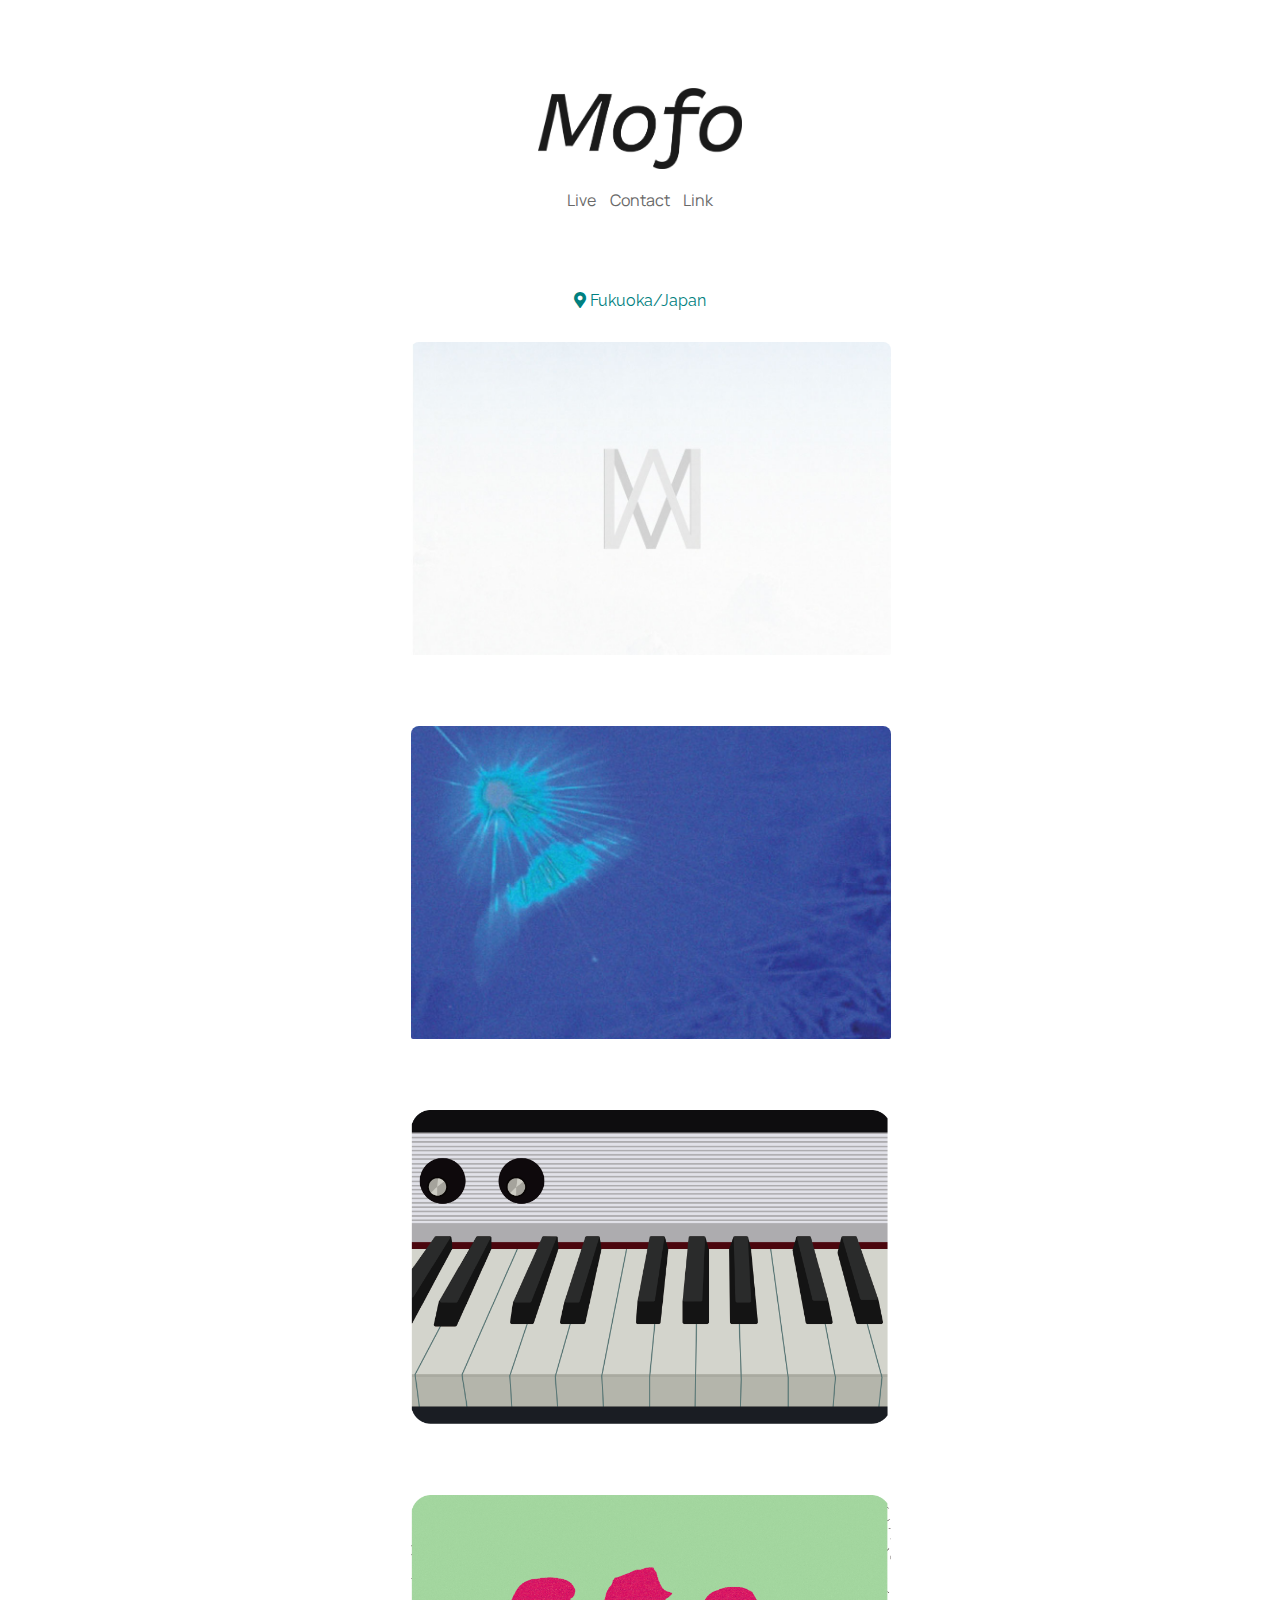
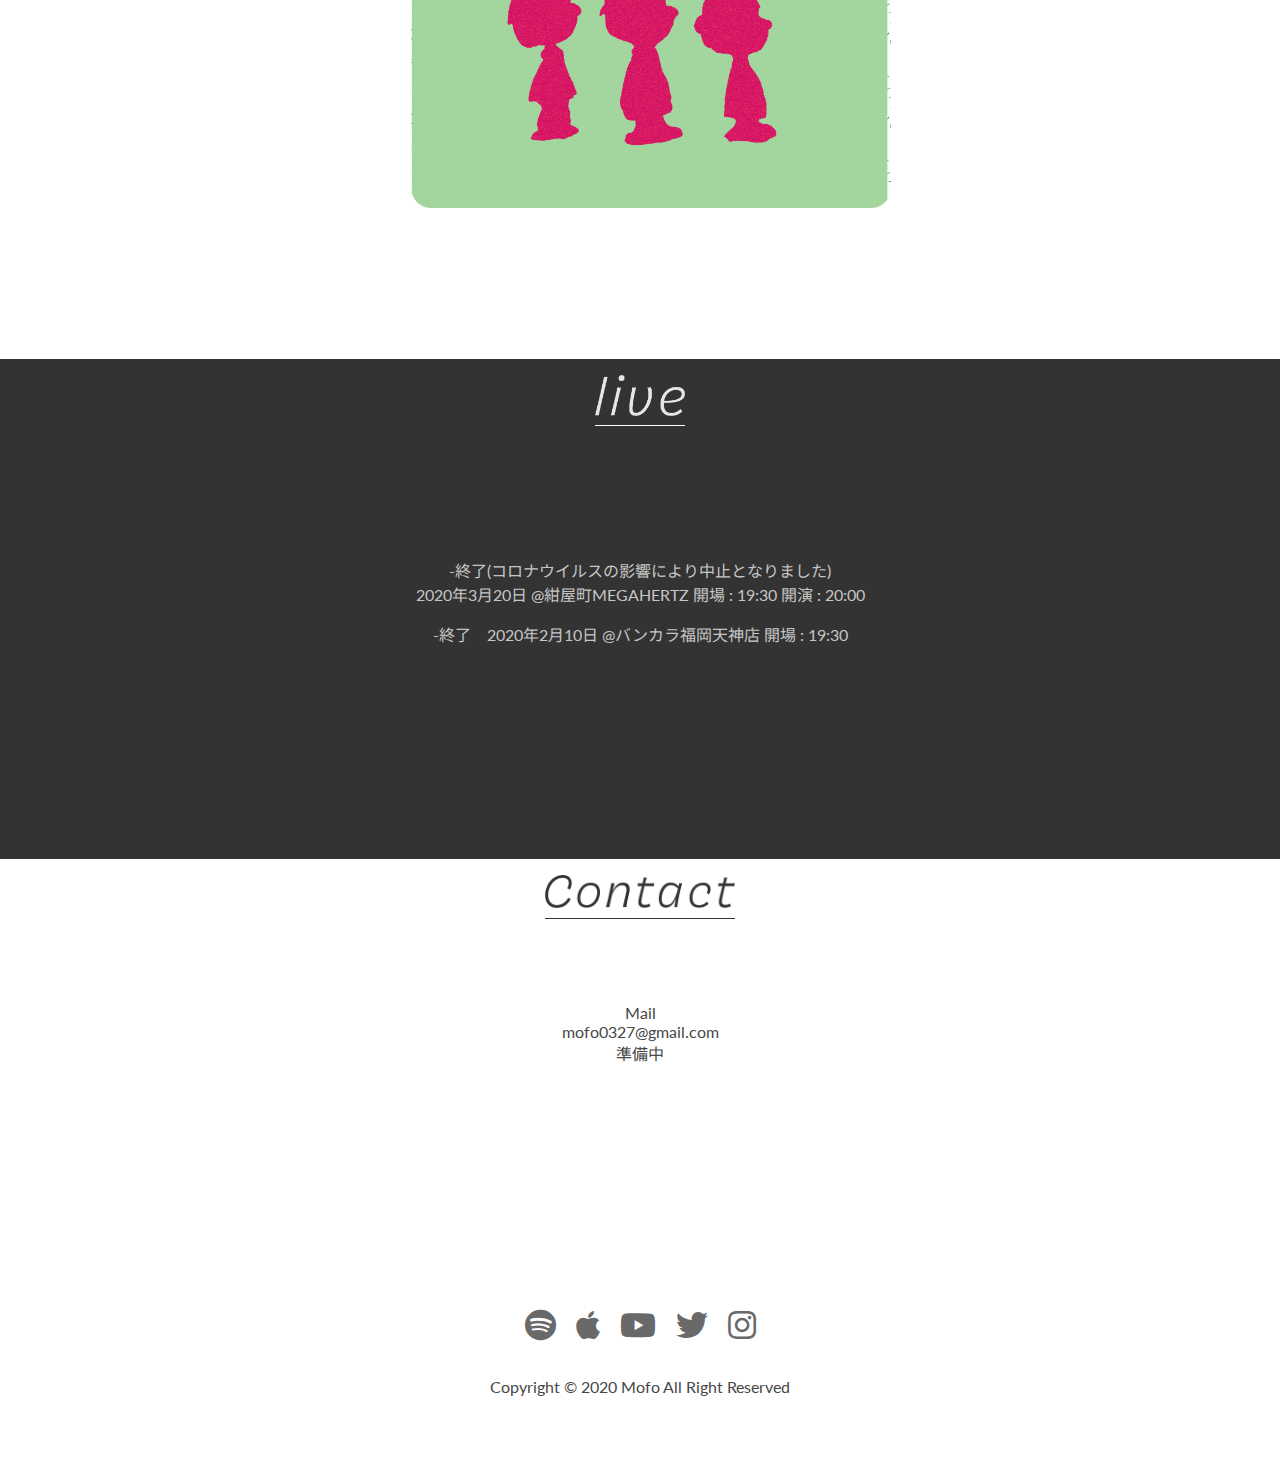
<file: index.html>
<!DOCTYPE html>
<html lang=ja dir="ltr">
  <head>
    <meta charset="utf-8">
    <title>Mofo</title>
    <link rel="stylesheet" href="style.css">
    <meta name="viewport" content="width=device-width">
    <link rel="shortcut icon" href="favicon.ico">
    <script type="text/javascript" src="script.js"></script>
    <link href="https://use.fontawesome.com/releases/v5.6.1/css/all.css" rel="stylesheet">
    <link href='https://fonts.googleapis.com/css?family=Lato' rel='stylesheet'>
    <link href="https://fonts.googleapis.com/css2?family=Raleway:wght@200&display=swap" rel="stylesheet">
    <link href="https://fonts.googleapis.com/css?family=Lato:400,700|Noto+Sans+JP:400,700" rel="stylesheet">
    <link href="https://fonts.googleapis.com/css2?family=Manrope:wght@300&display=swap" rel="stylesheet">
    <script src="https://ajax.googleapis.com/ajax/libs/jquery/3.4.1/jquery.min.js"></script>
  <body>
    <header>
      <div id=top>
        <a href="index.html"><img id="logo"src="logo.png" alt="logo"></a>
      </div>
      <div class="nav">
      <li><a href="#live">Live</a></li>
      <li><a href="#cont">Contact</a></li>
      <li><a href="#sns">Link</a></li>
      </div>
      </header>
      <main>
        <p id="from"><i class="fas fa-map-marker-alt "></i> Fukuoka/Japan</p>
        <section id="galla">
          <article>
            <img src="5.jpg" alt="" class="point" onclick="pen5()">
          </article>
          <article>
            <img src="6.jpg" alt="" class="point" onclick="pen4()">
          </article>
          <article >
            <img src="1.png" alt="" class="point" onclick="pen()">
          </article>

          <article>
            <img src="2.png" alt="" class="point" onclick="pen2()">
          </article>




        </section>

      </main>

      <div class="livesec" id="live">
        <img src="index2.png" class="mokuzi2">
        <div class="day">
        <ul>-終了(コロナウイルスの影響により中止となりました)　<br>2020年3月20日
           @紺屋町MEGAHERTZ
           開場 : 19:30
           開演 : 20:00
        </ul>
<ul>-終了　2020年2月10日
@バンカラ福岡天神店
開場 : 19:30
</ul>
</div>
      </div>

      <div class="consec" id="cont">
        <img src="index3.png" alt="" class="mokuzi">

       <div id="mailbox">
        <p id="mail">Mail</p>
       <p id="mailp">mofo0327@gmail.com</p>
       <p>準備中</p>
      </div>
      </div>
<div id="mask"  onclick="pen3()">
</div>

<section id="modal">
  <div class="movie-wrap">
<iframe width="560" height="315" src="https://www.youtube.com/embed/v7TAWHKYTYA" frameborder="0" allow="accelerometer; autoplay; encrypted-media; gyroscope; picture-in-picture" allowfullscreen></iframe>
  </div>
</section>
<section id="modatea">
  <div class="movie-wrap">
<iframe width="560" height="315" src="https://www.youtube.com/embed/rfdL3I8ORrA" frameborder="0" allow="accelerometer; autoplay; encrypted-media; gyroscope; picture-in-picture" allowfullscreen></iframe></div>
</section>
<section id="modal3">
  <div class="movie-wrap">
<iframe width="560" height="315" src="https://www.youtube.com/embed/Xu3Z0qPWQ20" frameborder="0" allow="accelerometer; autoplay; clipboard-write; encrypted-media; gyroscope; picture-in-picture" allowfullscreen></iframe>
</section>
<section id="modal4">
  <div class="movie-wrap">
<iframe width="560" height="315" src="https://www.youtube.com/embed/wn8bO-BDFP4" frameborder="0" allow="accelerometer; autoplay; clipboard-write; encrypted-media; gyroscope; picture-in-picture" allowfullscreen></iframe>
  </div>
</section>

  </body>

  <footer>
    <div id="sns">
    <a href="https://open.spotify.com/album/69daI64fYAT6R41YYVu0aE?si=8C8urKzXTZmLoqhepfMcDA"><i class="fab fa-spotify fa-2x"></i></a>
    <a href="https://music.apple.com/jp/album/turn-on-tune-in-single/1497476949"><i class="fab fa-apple fa-2x"></i></a>
    <a href="https://www.youtube.com/channel/UCxTqykWVNZ-_SduU85az5mg"><i class="fab fa-youtube fa-2x"></i></a>
    <a href="https://twitter.com/mofo_tw"><i class="fab fa-twitter fa-2x"></i></a>
    <a href="index.html"><i class="fab fa-instagram fa-2x"></i></a>
   </div>

   <a href="#top" id="bot"><i class="fas fa-chevron-circle-up fa-2x" ></i></a>
    <script>
   $(function () {
       var topBtn = $('#bot');
       topBtn.hide();
       //スクロールが500に達したらボタン表示
       $(window).scroll(function () {
           if ($(this).scrollTop() > 300) {
               topBtn.fadeIn();
           } else {
               topBtn.fadeOut();
           }
       });
       //スルスルっとスクロールでトップへもどる
       topBtn.click(function () {
           $('body,html').animate({
               scrollTop: 0
           }, 500);
           return false;
       });
   });
       </script>
   <br><br>
   <p>Copyright © 2020 Mofo All Right Reserved</p>
  </footer>

</html>
</file>
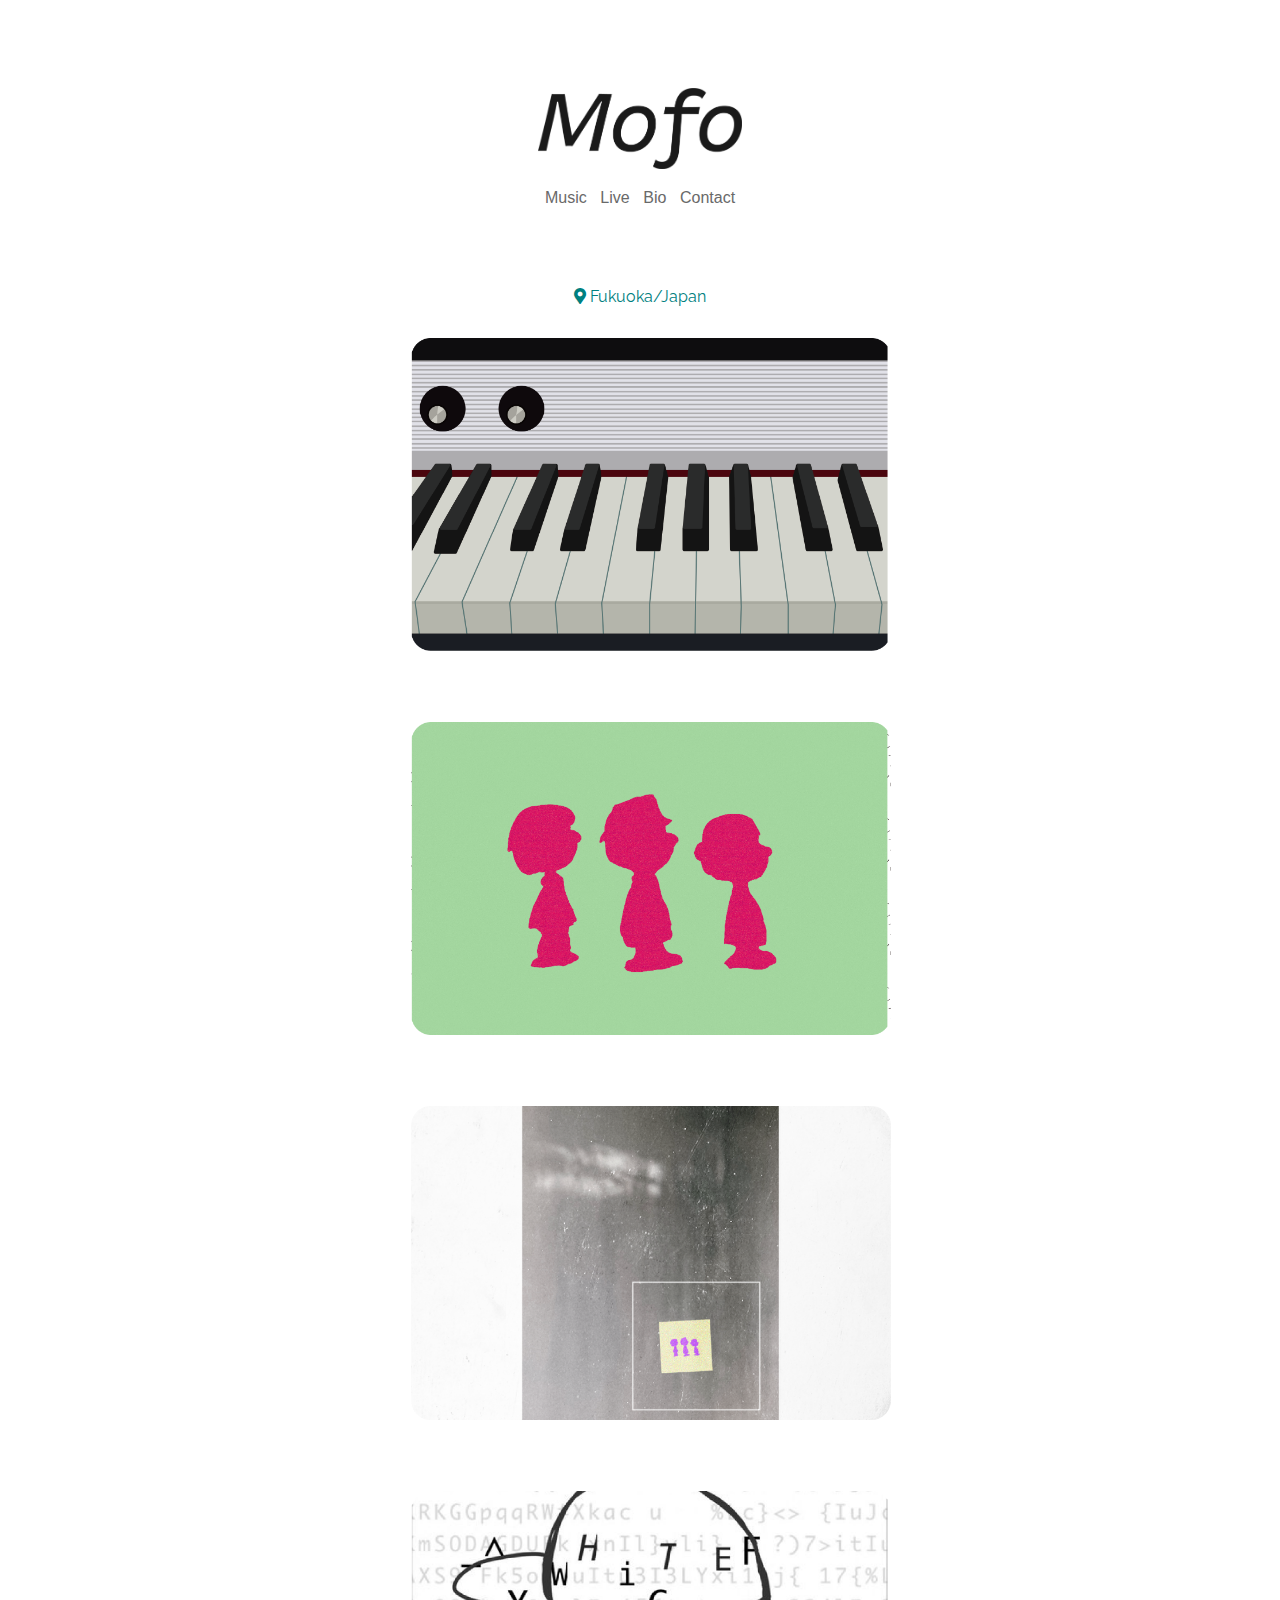
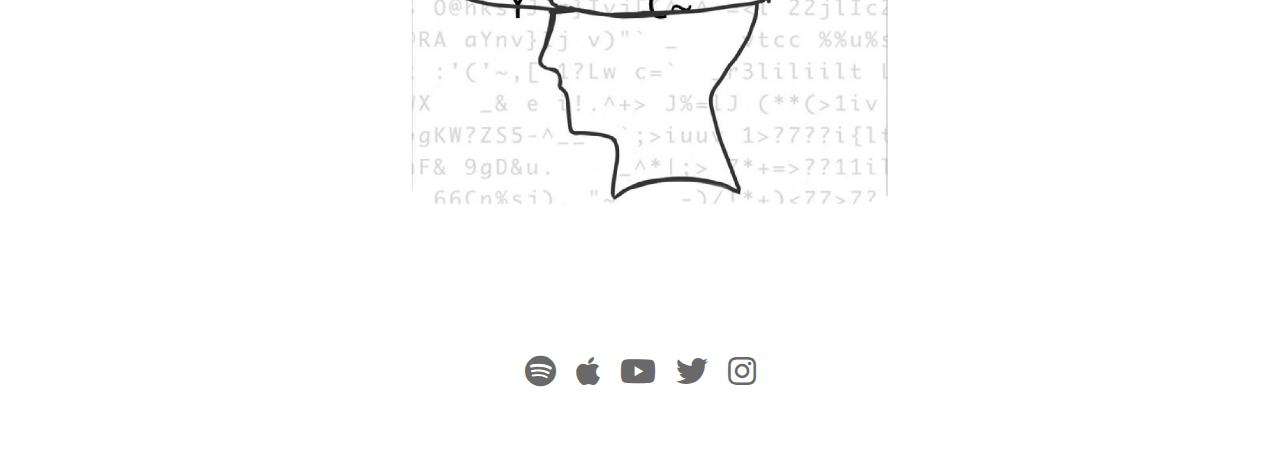
<file: bio.html>
<!DOCTYPE html>
<html lang=ja dir="ltr">
  <head>
    <meta charset="utf-8">
    <title>Mofo</title>
    <link rel="stylesheet" href="style.css">
    <meta name="viewport" content="width=device-width">
    <link rel="shortcut icon" href="favicon.ico">
    <link href="https://use.fontawesome.com/releases/v5.6.1/css/all.css" rel="stylesheet">
    <link href='https://fonts.googleapis.com/css?family=Lato' rel='stylesheet'>
    <link href="https://fonts.googleapis.com/css2?family=Raleway:wght@200&display=swap" rel="stylesheet">
  </head>

  <body>
    <header>
      <div>
        <a href="index.html"><img id="logo"src="logo.png" alt="logo"></a>
      </div>
      <div class="nav">
      <li><a href="music.html">Music</a></li>
      <li><a href="live.html">Live</a></li>
      <li><a href="bio.html">Bio</a></li>
      <li><a href="contact.html">Contact</a></li>
      </div>
      </header>

      <main>
        <p id="from"><i class="fas fa-map-marker-alt "></i> Fukuoka/Japan</p>
        <section id="galla">
          <article>
            <img src="1.png" alt="">
          </article>

          <article>
            <img src="2.png" alt="">
          </article>

          <article>
            <img src="3.png" alt="">
          </article>

          <article>
            <img src="4.png" alt="">
          </article>
        </section>

      </main>

  </body>

  <footer>
    <div id="sns">
    <a href="https://open.spotify.com/album/69daI64fYAT6R41YYVu0aE?si=8C8urKzXTZmLoqhepfMcDA"><i class="fab fa-spotify fa-2x"></i></a>
    <a href="https://music.apple.com/jp/album/turn-on-tune-in-single/1497476949"><i class="fab fa-apple fa-2x"></i></a>
    <a href="https://www.youtube.com/channel/UCxTqykWVNZ-_SduU85az5mg"><i class="fab fa-youtube fa-2x"></i></a>
    <a href="https://twitter.com/mofo_tw"><i class="fab fa-twitter fa-2x"></i></a>
    <a href="index.html"><i class="fab fa-instagram fa-2x"></i></a>
   </div>
  </footer>

</html>
</file>
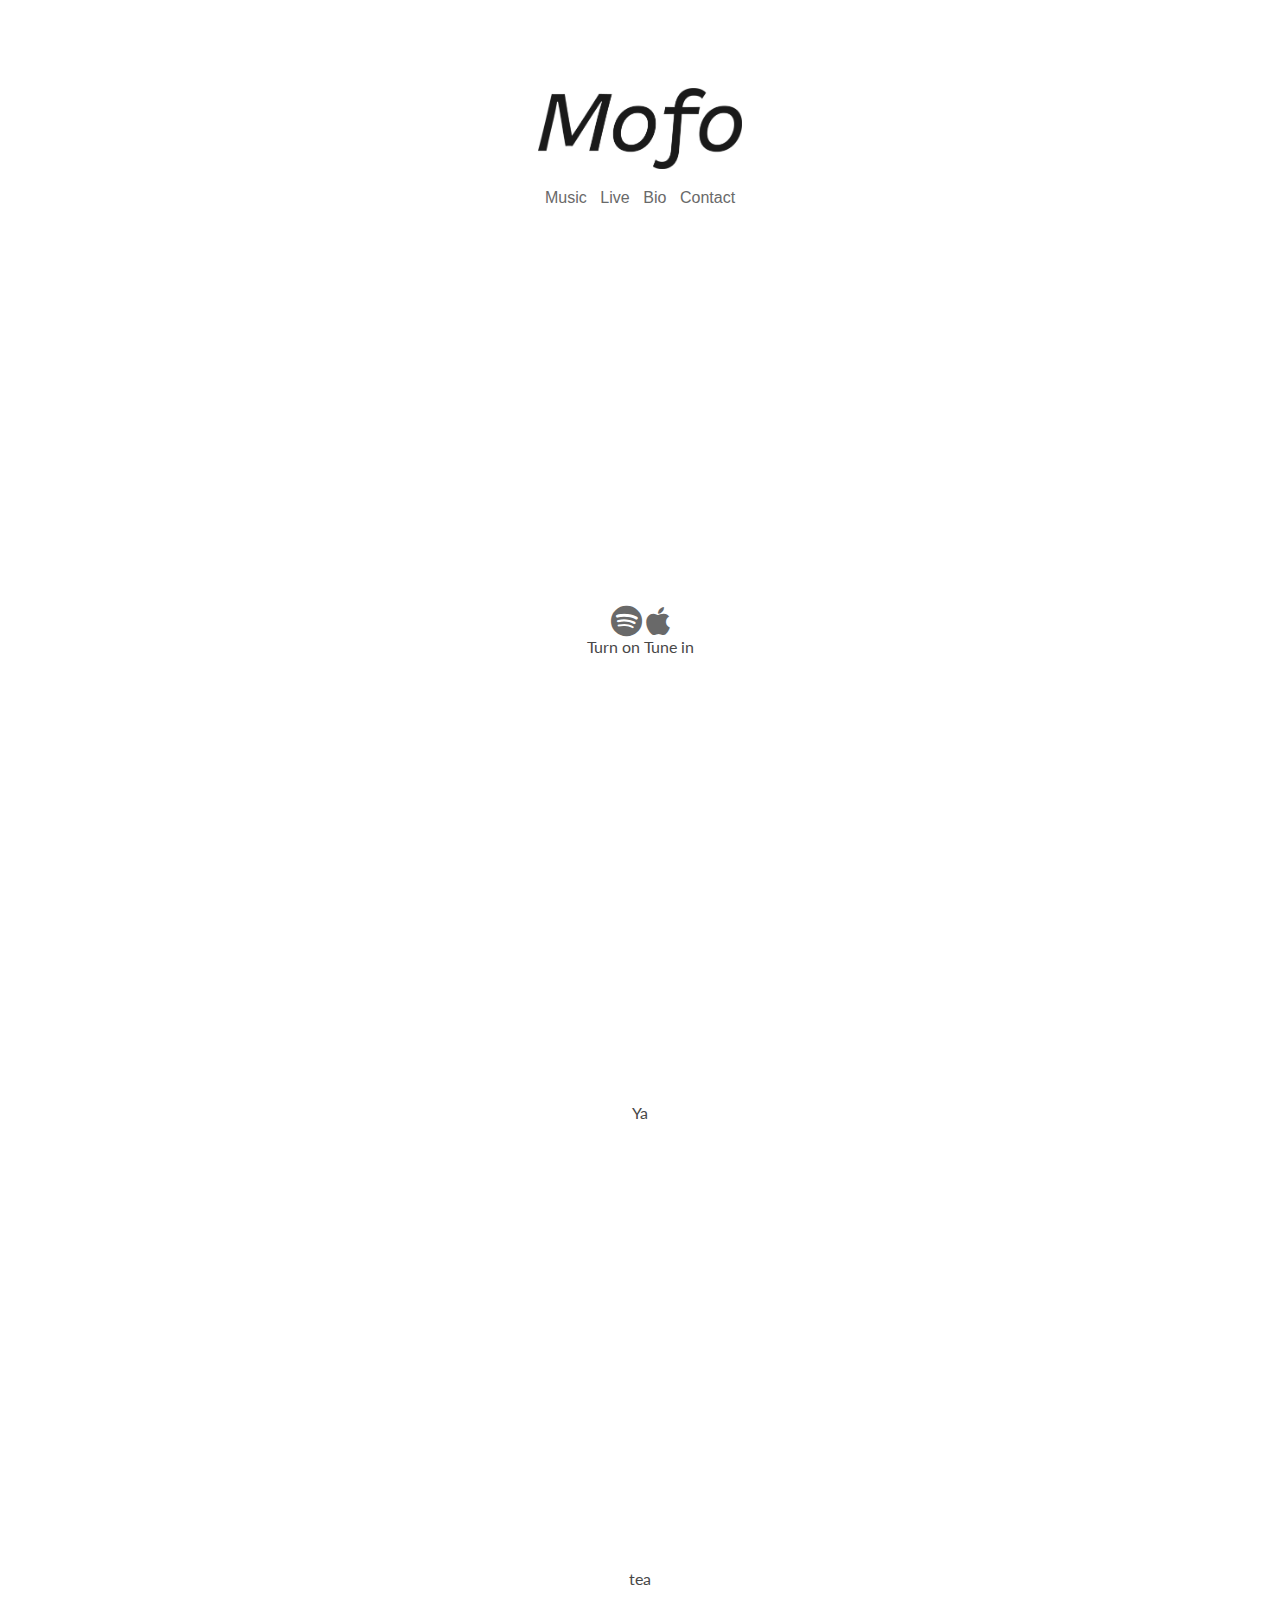
<file: music.html>
<!DOCTYPE html>
<html lang=ja dir="ltr">
  <head>
    <meta charset="utf-8">
    <title>Mofo</title>
    <link rel="stylesheet" href="style.css">
    <meta name="viewport" content="width=device-width">
    <link rel="shortcut icon" href="favicon.ico">
    <link href="https://use.fontawesome.com/releases/v5.6.1/css/all.css" rel="stylesheet">
    <link href='https://fonts.googleapis.com/css?family=Lato' rel='stylesheet'>
    <link href="https://fonts.googleapis.com/css2?family=Raleway:wght@200&display=swap" rel="stylesheet">
  </head>

  <body>
    <header>
      <div>
        <a href="index.html"><img id="logo"src="logo.png" alt="logo"></a>
      </div>
      <div class="nav">
      <li><a href="music.html">Music</a></li>
      <li><a href="live.html">Live</a></li>
      <li><a href="bio.html">Bio</a></li>
      <li><a href="contact.html">Contact</a></li>
      </div>
      </header>

      <main>
        <div class="movie">
          <p><iframe width="500" height="315" src="https://www.youtube.com/embed/v7TAWHKYTYA" frameborder="0" allow="accelerometer; autoplay; encrypted-media; gyroscope; picture-in-picture" allowfullscreen></iframe></p>

          <a href="https://open.spotify.com/album/69daI64fYAT6R41YYVu0aE?si=8C8urKzXTZmLoqhepfMcDA"><i class="fab fa-spotify fa-2x"></i></a>
          <a href="https://music.apple.com/jp/album/turn-on-tune-in-single/1497476949"><i class="fab fa-apple fa-2x"></i></a>
          <p>Turn on Tune in <br></p>
        </div>

       <div class="movie">
        <iframe width="500" height="315" src="https://www.youtube.com/embed/MZQm7CPclZc" frameborder="0" allow="accelerometer; autoplay; encrypted-media; gyroscope; picture-in-picture" allowfullscreen></iframe>
        <p>Ya</p>
       </div>

       <div class="movie">
         <iframe width="500" height="315" src="https://www.youtube.com/embed/rfdL3I8ORrA" frameborder="0" allow="accelerometer; autoplay; encrypted-media; gyroscope; picture-in-picture" allowfullscreen></iframe>
         <p>tea</p>
       </div>

       <div class="movie">
         <iframe width="500" height="315" src="https://www.youtube.com/embed/_mUuYfLbkrg" frameborder="0" allow="accelerometer; autoplay; encrypted-media; gyroscope; picture-in-picture" allowfullscreen></iframe>
         <p>White</p>
       </div>



</div>
<button class="scroll-top" id="js-button"><i class="fa fa-chevron-up" aria-hidden="true"></i></button>

      </main>

  </body>

  <footer>

  </footer>

</html>
</file>
<file: style.css>
/*共通css*/
*{
  margin: 0;
  padding: 0;
  list-style: none;
  text-decoration: none;
}

body {
margin: 0px auto;
padding: 0px;
text-align: center;
font-size: 16px;/*rem指定のための基準サイズ */
background-color: white;
}
p{
  font-family: 'Lato', 'Noto Sans JP', 'ヒラギノ角ゴ ProN', 'Hiragino Kaku Gothic ProN', 'メイリオ', Meiryo, 'ＭＳ Ｐゴシック', 'MS PGothic', sans-serif;
  color: #484848;
}

li{
  font-family: 'Manrope', sans-serif;
  display: inline;
  font-size: 1rem;
  color: #333333;
  margin-top: 2rem;
  margin-bottom: 10rem;
  margin: 0.3rem;
}

a:link { color: #696969; }
a:visited { color: #696969; }
a:hover { color: #008080 ;}
a:active {color: #008080 ;}


img#logo{
  width:16%;
  min-width: 170px;
  margin-bottom: 1rem;
  margin-top: 1.5rem;
}

img{
  width: 30%;
}

header{
  margin-top: 4rem;
  margin-bottom: 1rem;
}


main{
  margin: 5rem;
}

section#galla {
  display: flex;
  flex-wrap: wrap;
  justify-content: space-around;
  margin-left:9%;
  margin-right: 7%;
}

section#galla article {
  width: 480px;
  margin-bottom: 4rem;
  line-height: 150%;
  overflow: hidden;
  border-radius: 8px;
}

section#galla img {
  width: 100%;
  transition: 0.5s;
  border-radius: 2px;
}

section#galla img:hover {
	transform: scale(1.03, 1.03);
}

footer{
  margin-bottom: 4rem;
}

div#sns  a{
  margin-left: 0.5rem;
  margin-right: 0.5rem;
}

p#from{
  margin-bottom: 2rem;
  font-family: 'Raleway', sans-serif;
  color: #008080;
}

div.movie{
  margin-bottom: 8rem;
}


div.livesec{
  background-color: #333333;
  height: 500px;

}

div.consec{
  background-color: #white;
  height: 450px;
}

img.mokuzi{width: 20%;
  max-width: 190px;
  min-width: 100px;
margin-top: 1rem;
padding-bottom: 0.6rem;
border-bottom: 1.2px solid #333333;
}
img.mokuzi2{width: 7%;
  max-width: 190px;
margin-top: 1rem;
min-width: 50px;
padding-bottom: 0.6rem;
border-bottom: 1.2px solid white;
}

div#mailbox{
  margin: 5rem;
}

div.livesec ul{
  margin-top: 1rem;
  color: #c6c6c6;
  font-family: 'Lato', 'Noto Sans JP', 'ヒラギノ角ゴ ProN', 'Hiragino Kaku Gothic ProN', 'メイリオ', Meiryo, 'ＭＳ Ｐゴシック', 'MS PGothic', sans-serif;
}

div.day{
  margin-top: 10%;
}



div#mask {
  cursor: pointer;
  display: none;
  background: rgba(0, 0, 0, 0.4);
  position: fixed;
  top: 0;
  bottom: 0;
  right: 0;
  left: 0;
  z-index: 1;
}

#modal {
  display: none;
  background: #fff;
  color: #555;
  width: 70%;
  height: auto;
  padding: 3%;
  border-radius: 4px;
  position: fixed;/* 重要*/
	top: 50%;/* 重要*/
	left: 50%;/* 重要*/
	transform: translate(-50%, -50%);/* 重要*/
  margin: 0 auto;
  z-index: 2;
  transition: 0.4s;
  text-align: center;
}

#modatea {
  display: none;
  background: #fff;
  color: #555;
  width: 70%;
  height: auto;
  padding: 3%;
  border-radius: 4px;
  position: fixed;/* 重要*/
	top: 50%;/* 重要*/
	left: 50%;/* 重要*/
	transform: translate(-50%, -50%);/* 重要*/
  margin: 0 auto;
  z-index: 2;
  transition: 0.4s;
  text-align: center;
}
#modal3 {
  display: none;
  background: #fff;
  color: #555;
  width: 70%;
  height: auto;
  padding: 3%;
  border-radius: 4px;
  position: fixed;/* 重要*/
	top: 50%;/* 重要*/
	left: 50%;/* 重要*/
	transform: translate(-50%, -50%);/* 重要*/
  margin: 0 auto;
  z-index: 2;
  transition: 0.4s;
  text-align: center;
}
#modal4 {
  display: none;
  background: #fff;
  color: #555;
  width: 70%;
  height: auto;
  padding: 3%;
  border-radius: 4px;
  position: fixed;/* 重要*/
	top: 50%;/* 重要*/
	left: 50%;/* 重要*/
	transform: translate(-50%, -50%);/* 重要*/
  margin: 0 auto;
  z-index: 2;
  transition: 0.4s;
  text-align: center;
}
.movie-wrap {
  position: relative;
  width: 100%;
  padding-top: 56.25%;
}
.movie-wrap iframe {
  position: absolute;
  top: 0;
  right: 0;
  width: 100% !important;
  height: 100% !important;
}

.point{
  cursor: pointer;
  animation: fadeIn 2s ease 0s 1 normal;
}
@keyframes fadeIn {
  0% {opacity: 0}
  100% {opacity: 1}
}


p #mail{
  border: solid black;
}

.fa-chevron-circle-up{
  position: fixed;
  top:90%;
  left: 90%;
}
</file>
